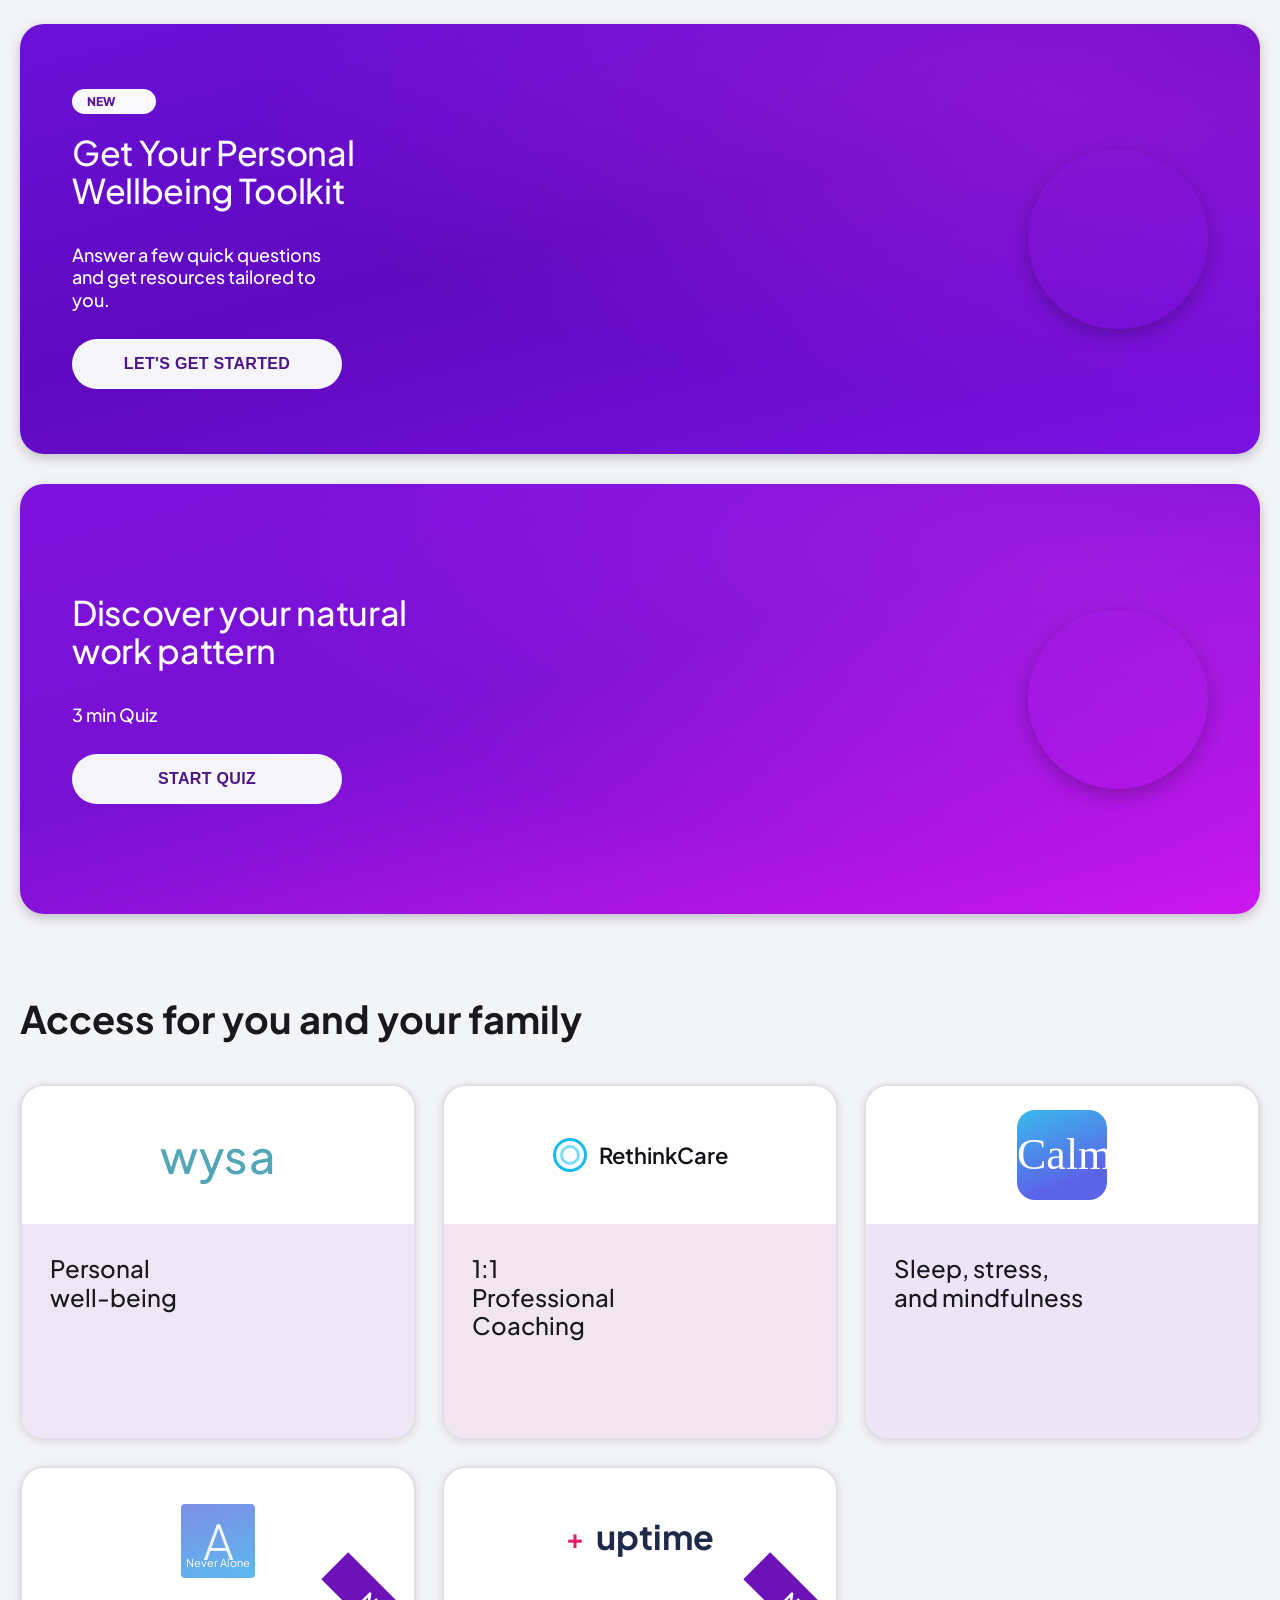
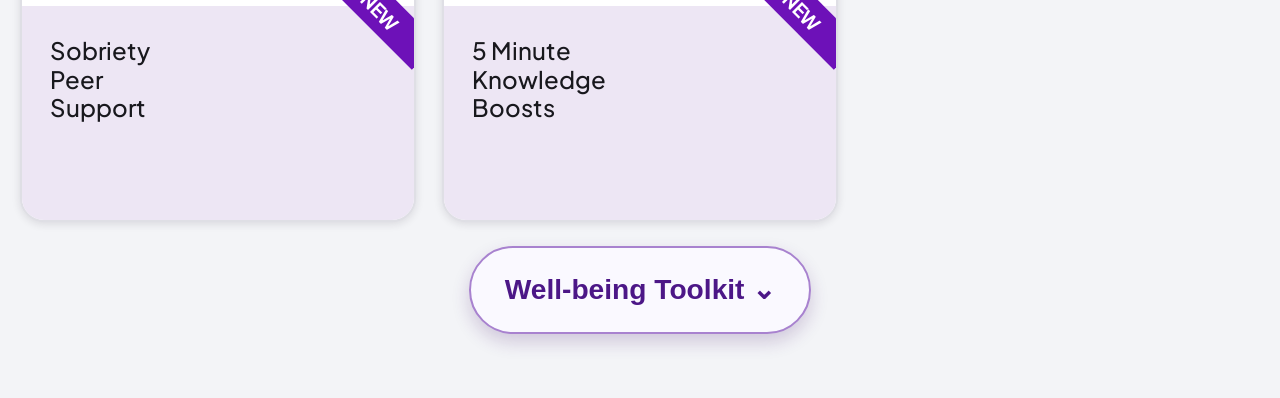
<file: index.html>
﻿<!doctype html>
<html lang="en">
<head>
  <meta charset="UTF-8" />
  <meta name="viewport" content="width=device-width, initial-scale=1.0" />
  <title>Wysa Access Hub</title>
  <link rel="preconnect" href="https://fonts.googleapis.com" />
  <link rel="preconnect" href="https://fonts.gstatic.com" crossorigin />
  <link href="https://fonts.googleapis.com/css2?family=Plus+Jakarta+Sans:wght@400;500;600;700;800&display=swap" rel="stylesheet" />
  <link rel="stylesheet" href="styles.css" />
</head>
<body>
  <main class="page-shell">
    <section class="hero-grid" aria-label="Primary wellbeing actions">
      <article class="hero-card hero-card-left">
        <div class="hero-content">
          <p class="chip">NEW</p>
          <h1>Get Your Personal<br />Wellbeing Toolkit</h1>
          <p class="subtitle">Answer a few quick questions<br />and get resources tailored to<br />you.</p>
          <button class="cta">LET'S GET STARTED</button>
        </div>
        <div class="avatar-wrap" aria-hidden="true">
          <div class="avatar avatar-man"></div>
        </div>
      </article>

      <article class="hero-card hero-card-right">
        <div class="hero-content">
          <h2 id="work-card-title">Discover your natural<br />work pattern</h2>
          <p class="subtitle" id="work-card-subtitle">3 min Quiz</p>
          <p class="work-card-type" id="work-card-type" hidden></p>
          <div id="work-result-panel" class="work-result-panel" hidden></div>
          <div class="work-card-actions">
            <button class="cta" id="work-card-cta" type="button" onclick="window.location.href='quiz.html'">START QUIZ</button>
            <button class="retake-cta" id="work-card-retake" type="button" hidden>RETAKE QUIZ</button>
          </div>
        </div>
        <div class="avatar-wrap" id="work-card-avatar" aria-hidden="true">
          <div class="avatar avatar-quiz"></div>
        </div>
      </article>
    </section>

    <section class="access-section" aria-label="Access resources">
      <h2 class="section-title">Access for you and your family</h2>

      <div class="resource-row">
        <article class="resource-card">
          <header class="brand brand-wysa">
            <span>wysa</span>
          </header>
          <div class="resource-body">
            <h3>Personal<br />well-being</h3>
          </div>
        </article>

        <article class="resource-card">
          <header class="brand brand-rethink">
            <span class="swirl" aria-hidden="true"></span>
            <span>RethinkCare</span>
          </header>
          <div class="resource-body tint-2">
            <h3>1:1<br />Professional<br />Coaching</h3>
          </div>
        </article>

        <article class="resource-card">
          <header class="brand brand-calm">
            <span>Calm</span>
          </header>
          <div class="resource-body tint-3">
            <h3>Sleep, stress,<br />and mindfulness</h3>
          </div>
        </article>

        <article class="resource-card with-ribbon">
          <header class="brand brand-na">
            <span class="badge">A</span>
            <small>Never Alone</small>
          </header>
          <div class="resource-body">
            <h3>Sobriety<br />Peer<br />Support</h3>
          </div>
          <span class="ribbon">NEW</span>
        </article>

        <article class="resource-card with-ribbon">
          <header class="brand brand-uptime">
            <span class="plus">+</span><span>uptime</span>
          </header>
          <div class="resource-body">
            <h3>5 Minute<br />Knowledge<br />Boosts</h3>
          </div>
          <span class="ribbon">NEW</span>
        </article>
      </div>

      <button class="floating-toolkit">Well-being Toolkit <span aria-hidden="true">⌄</span></button>
    </section>
  </main>
  <script src="index.js" defer></script>
</body>
</html>
</file>
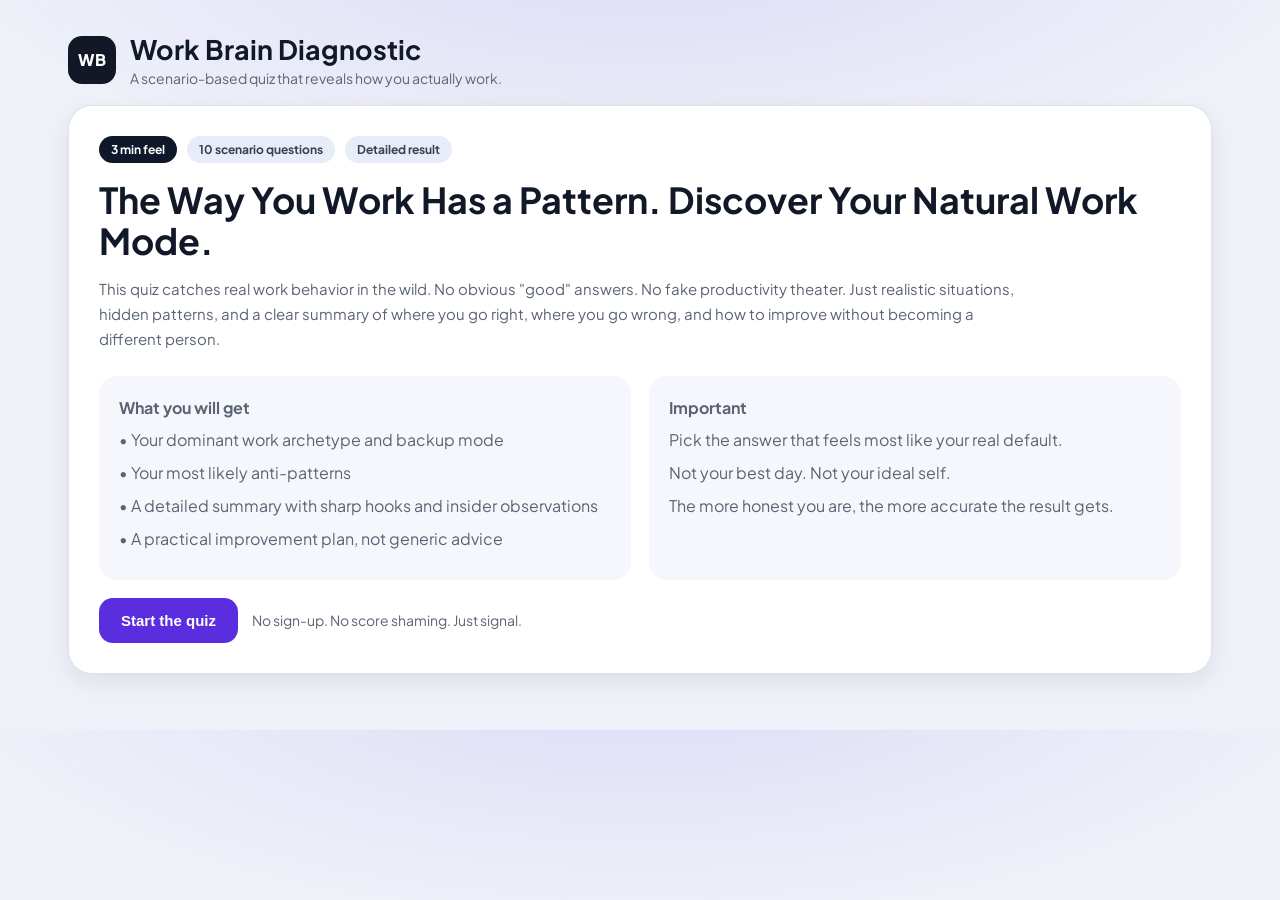
<file: quiz.html>
﻿<!doctype html>
<html lang="en">
<head>
  <meta charset="UTF-8" />
  <meta name="viewport" content="width=device-width, initial-scale=1.0" />
  <title>Work Brain Diagnostic</title>
  <link rel="preconnect" href="https://fonts.googleapis.com" />
  <link rel="preconnect" href="https://fonts.gstatic.com" crossorigin />
  <link href="https://fonts.googleapis.com/css2?family=Plus+Jakarta+Sans:wght@400;500;600;700;800&display=swap" rel="stylesheet" />
  <link rel="stylesheet" href="quiz.css" />
</head>
<body>
  <main class="quiz-shell" id="app" aria-live="polite"></main>
  <script src="quiz.js" defer></script>
</body>
</html>
</file>
<file: styles.css>
:root {
  --page-bg: #f3f4f7;
  --ink: #18181d;
  --hero-text: #ffffff;
  --card-border: #dfdfe5;
  --panel-a: #ede6f4;
  --panel-b: #f0e5f0;
  --panel-c: #ece4f7;
}

* {
  box-sizing: border-box;
}

body {
  margin: 0;
  background: var(--page-bg);
  color: var(--ink);
  font-family: "Plus Jakarta Sans", "Segoe UI", sans-serif;
}

.page-shell {
  max-width: 1500px;
  margin: 24px auto 64px;
  padding: 0 20px;
}

.hero-grid {
  display: grid;
  grid-template-columns: repeat(2, minmax(0, 1fr));
  gap: 30px;
}

.hero-card {
  min-height: 520px;
  border-radius: 24px;
  box-shadow: 0 4px 12px rgba(31, 18, 52, 0.24);
  padding: 42px 52px;
  display: flex;
  justify-content: space-between;
  align-items: center;
  overflow: hidden;
  position: relative;
}

.hero-card::before {
  content: "";
  position: absolute;
  inset: 0;
  background: radial-gradient(130% 140% at 84% 18%, rgba(236, 48, 255, 0.3), transparent 50%);
}

.hero-card-left {
  background: linear-gradient(165deg, #6c11d8 0%, #5e09bf 47%, #7b11e2 100%);
}

.hero-card-right {
  background: linear-gradient(165deg, #7d11dd 0%, #7711d2 44%, #cc17ef 100%);
}

.hero-card-right.has-result {
  align-items: flex-start;
}

.hero-card-right.has-result .hero-content {
  max-width: 100%;
  width: 100%;
}

.hero-card-right.has-result .subtitle {
  margin-top: 16px;
  margin-bottom: 12px;
}

.hero-card-right.has-result .cta {
  min-width: 220px;
}

.hero-card-right.has-result .work-card-type {
  position: absolute;
  top: 2px;
  right: 0;
  margin: 0;
}

.work-card-actions {
  display: flex;
  align-items: center;
}

.hero-card-right.has-result .work-card-actions {
  width: 100%;
  justify-content: space-between;
  gap: 20px;
}

.retake-cta {
  border: 1px solid rgba(255, 255, 255, 0.5);
  border-radius: 999px;
  min-width: 210px;
  padding: 15px 24px;
  background: rgba(255, 255, 255, 0.12);
  color: #f2f6ff;
  font-size: clamp(14px, 0.95vw, 18px);
  font-weight: 700;
  letter-spacing: 0.03em;
  cursor: pointer;
}

.retake-cta:hover {
  background: rgba(255, 255, 255, 0.2);
}

.hero-content {
  position: relative;
  z-index: 1;
  color: var(--hero-text);
  max-width: 500px;
}

.work-result-panel {
  margin: 8px 0 22px;
  border: 1px solid rgba(199, 216, 255, 0.32);
  border-radius: 22px;
  background: rgba(31, 51, 112, 0.28);
  padding: 16px;
}

.result-panel-head {
  margin: 0 0 10px;
  font-size: 12px;
  font-weight: 700;
  letter-spacing: 0.08em;
  color: rgba(234, 241, 255, 0.9);
  text-transform: uppercase;
}

.result-panel-grid {
  display: grid;
  grid-template-columns: 1fr;
  gap: 10px;
  align-items: center;
}

.result-score-list {
  display: grid;
  gap: 10px;
}

.result-score-row {
  display: inline-flex;
  align-items: center;
  width: fit-content;
  gap: 16px;
  color: #edf3ff;
  font-size: clamp(17px, 1vw, 24px);
}

.result-score-label {
  display: inline-flex;
  align-items: center;
  gap: 8px;
}

.result-score-value {
  min-width: 20px;
  text-align: left;
}

.result-score-label i {
  width: 10px;
  height: 10px;
  border-radius: 50%;
  display: inline-block;
}


.chip {
  margin: 0 0 20px;
  width: fit-content;
  min-width: 84px;
  border-radius: 999px;
  padding: 5px 15px;
  background: #f8f8fd;
  color: #57159b;
  font-size: clamp(12px, 0.75vw, 15px);
  font-weight: 800;
}

.hero-content h1,
.hero-content h2 {
  margin: 0;
  line-height: 1.12;
  font-size: clamp(34px, 2.45vw, 58px);
  font-weight: 500;
  letter-spacing: -0.01em;
}

.subtitle {
  margin: 34px 0 28px;
  line-height: 1.24;
  font-size: clamp(18px, 1.15vw, 28px);
  font-weight: 500;
}

.work-card-type {
  margin: -12px 0 16px;
  width: fit-content;
  padding: 8px 14px;
  border-radius: 999px;
  background: rgba(243, 245, 255, 0.2);
  border: 1px solid rgba(233, 239, 255, 0.38);
  color: #eff4ff;
  font-size: clamp(13px, 0.85vw, 17px);
  font-weight: 700;
  letter-spacing: 0.01em;
}

.cta {
  border: 0;
  border-radius: 999px;
  background: #f5f5fa;
  color: #4b1588;
  padding: 16px 30px;
  min-width: 270px;
  font-size: clamp(16px, 0.95vw, 22px);
  font-weight: 800;
  letter-spacing: 0.02em;
  cursor: pointer;
}

.avatar-wrap {
  position: relative;
  z-index: 1;
  flex-shrink: 0;
}

.avatar {
  width: clamp(180px, 11.2vw, 260px);
  aspect-ratio: 1;
  border-radius: 50%;
  background-size: cover;
  background-position: center;
  box-shadow: 0 7px 18px rgba(20, 7, 37, 0.28);
}

.avatar-man {
  background-image: url("https://images.unsplash.com/photo-1519085360753-af0119f7cbe7?auto=format&fit=crop&w=640&q=80");
}

.avatar-woman {
  background-image: url("https://images.unsplash.com/photo-1487412720507-e7ab37603c6f?auto=format&fit=crop&w=640&q=80");
}

.avatar-quiz {
  background-image: url("https://images.unsplash.com/photo-1521737604893-d14cc237f11d?auto=format&fit=crop&w=640&q=80");
}

.access-section {
  margin-top: 84px;
  position: relative;
}

.section-title {
  margin: 0 0 44px;
  font-size: clamp(38px, 2.45vw, 62px);
  font-weight: 700;
  line-height: 1.1;
}

.resource-row {
  display: grid;
  grid-template-columns: repeat(5, minmax(0, 1fr));
  gap: 26px;
}

.resource-card {
  min-height: 355px;
  background: #ffffff;
  border: 2px solid var(--card-border);
  border-radius: 24px;
  overflow: hidden;
  box-shadow: 0 2px 8px rgba(29, 23, 44, 0.12);
  position: relative;
}

.brand {
  min-height: 138px;
  display: flex;
  align-items: center;
  justify-content: center;
  gap: 12px;
  background: #fff;
  padding: 18px;
}

.brand-wysa {
  color: #53a6b7;
  font-size: clamp(46px, 2.65vw, 60px);
  font-weight: 500;
  letter-spacing: 0.02em;
}

.brand-rethink {
  color: #0f1117;
  font-size: clamp(22px, 1.3vw, 30px);
  font-weight: 600;
}

.swirl {
  width: 34px;
  height: 34px;
  border-radius: 50%;
  border: 3px solid #17bbef;
  box-shadow: inset 0 0 0 4px #fff, inset 0 0 0 7px #7fdcf9;
}

.brand-calm {
  color: #ffffff;
}

.brand-calm span {
  display: inline-grid;
  place-items: center;
  width: 90px;
  height: 90px;
  border-radius: 18px;
  background: linear-gradient(160deg, #3ab9eb 0%, #5b64e9 74%);
  font-family: "Brush Script MT", "Segoe Script", cursive;
  font-size: 44px;
}

.brand-na {
  flex-direction: column;
  gap: 6px;
}

.badge {
  width: 74px;
  height: 74px;
  border-radius: 4px;
  background: linear-gradient(165deg, #7d8fe5, #5cb8ef);
  color: #f2f8ff;
  display: inline-grid;
  place-items: center;
  font-size: 48px;
  line-height: 1;
  font-weight: 300;
}

.brand-na small {
  font-size: 11px;
  color: #ffffff;
  margin-top: -28px;
}

.brand-uptime {
  color: #1f2a4a;
  font-size: clamp(34px, 2vw, 50px);
  font-weight: 700;
}

.plus {
  color: #e31f6d;
  font-size: 0.8em;
}

.resource-body {
  min-height: 214px;
  background: var(--panel-a);
  padding: 30px 28px;
  display: flex;
  align-items: flex-start;
}

.tint-2 {
  background: var(--panel-b);
}

.tint-3 {
  background: var(--panel-c);
}

.resource-body h3 {
  margin: 0;
  font-size: clamp(24px, 1.35vw, 35px);
  line-height: 1.2;
  font-weight: 500;
}

.ribbon {
  position: absolute;
  right: -30px;
  top: 124px;
  transform: rotate(45deg);
  background: #6d11b8;
  color: #ffffff;
  font-size: 19px;
  font-weight: 700;
  padding: 7px 42px;
}

.floating-toolkit {
  position: absolute;
  left: 50%;
  top: 196px;
  transform: translateX(-50%);
  border: 2px solid #a882cf;
  border-radius: 999px;
  background: #faf9ff;
  color: #4c1787;
  min-width: 420px;
  min-height: 104px;
  padding: 8px 34px;
  font-size: clamp(24px, 1.45vw, 34px);
  font-weight: 700;
  box-shadow: 0 8px 18px rgba(70, 27, 108, 0.2);
}

@media (max-width: 1280px) {
  .hero-grid {
    grid-template-columns: 1fr;
  }

  .hero-card {
    min-height: 430px;
  }

  .result-panel-grid {
    grid-template-columns: 1fr;
  }

  .resource-row {
    grid-template-columns: repeat(3, minmax(0, 1fr));
  }

  .floating-toolkit {
    position: static;
    transform: none;
    margin: 24px auto 0;
    min-width: 320px;
    min-height: 88px;
    display: block;
    font-size: clamp(24px, 2.2vw, 34px);
  }
}

@media (max-width: 900px) {
  .page-shell {
    margin-top: 14px;
    padding: 0 14px;
  }

  .hero-card {
    padding: 28px 22px;
    min-height: 360px;
    flex-direction: column;
    justify-content: flex-start;
    align-items: flex-start;
    gap: 16px;
  }

  .subtitle {
    margin: 24px 0 24px;
  }

  .work-result-panel {
    padding: 12px;
  }

  .avatar {
    width: 150px;
  }

  .cta {
    min-width: 220px;
    padding: 14px 20px;
  }

  .hero-card-right.has-result .work-card-actions {
    flex-direction: column;
    align-items: flex-start;
  }

  .hero-card-right.has-result .work-card-type {
    position: static;
    margin: 0 0 12px;
  }

  .access-section {
    margin-top: 58px;
  }

  .resource-row {
    grid-template-columns: 1fr;
    gap: 18px;
  }
}
</file>
<file: quiz.css>
﻿:root {
  --bg: #eef1f8;
  --card: #ffffff;
  --ink: #111827;
  --muted: #5b6474;
  --line: #dde2ec;
  --primary: #5a2dde;
  --primary-ink: #ffffff;
  --soft: #f5f7fc;
  --good: #16a34a;
  --warn: #f59e0b;
}

* {
  box-sizing: border-box;
}

body {
  margin: 0;
  font-family: "Plus Jakarta Sans", "Segoe UI", sans-serif;
  background: radial-gradient(90% 60% at 50% -10%, rgba(111, 76, 247, 0.14), transparent 60%), var(--bg);
  color: var(--ink);
}

.quiz-shell {
  max-width: 1180px;
  margin: 32px auto 56px;
  padding: 0 18px;
}

.topbar {
  display: flex;
  align-items: center;
  gap: 14px;
  margin-bottom: 18px;
}

.logo-box {
  width: 48px;
  height: 48px;
  border-radius: 14px;
  background: #131826;
  color: #fff;
  display: grid;
  place-items: center;
  font-weight: 800;
}

.topbar h1 {
  margin: 0;
  font-size: clamp(24px, 2.1vw, 36px);
}

.topbar p {
  margin: 3px 0 0;
  color: var(--muted);
  font-size: clamp(14px, 1vw, 17px);
}

.panel {
  background: var(--card);
  border: 1px solid var(--line);
  border-radius: 24px;
  box-shadow: 0 8px 22px rgba(17, 24, 39, 0.08);
}

.panel-pad {
  padding: 30px;
}

.badge-row {
  display: flex;
  gap: 10px;
  flex-wrap: wrap;
  margin-bottom: 16px;
}

.badge {
  border-radius: 999px;
  padding: 6px 12px;
  font-size: 12px;
  font-weight: 700;
  background: #e8ecf8;
  color: #344155;
}

.badge.dark {
  background: #0f172a;
  color: #fff;
}

.hero-title {
  margin: 0;
  line-height: 1.15;
  font-size: clamp(30px, 2.8vw, 52px);
}

.hero-desc {
  margin: 16px 0 0;
  max-width: 920px;
  color: var(--muted);
  line-height: 1.65;
  font-size: clamp(15px, 1.1vw, 19px);
}

.two-col {
  display: grid;
  grid-template-columns: 1fr 1fr;
  gap: 18px;
  margin-top: 24px;
}

.info-card {
  border-radius: 18px;
  padding: 20px;
  background: var(--soft);
}

.info-title {
  margin: 0 0 10px;
  font-size: 16px;
  font-weight: 700;
}

.info-card p {
  margin: 0 0 8px;
  color: var(--muted);
  line-height: 1.55;
}

.actions {
  margin-top: 18px;
  display: flex;
  align-items: center;
  gap: 14px;
  flex-wrap: wrap;
}

.btn {
  border: 0;
  border-radius: 14px;
  padding: 14px 22px;
  font-size: 15px;
  font-weight: 700;
  cursor: pointer;
}

.btn.primary {
  background: var(--primary);
  color: var(--primary-ink);
}

.btn.secondary {
  background: #fff;
  border: 1px solid var(--line);
  color: #243042;
}

.inline-note {
  color: var(--muted);
  font-size: 14px;
}

.share-copy {
  margin: 0;
  color: #1f2a3a;
  font-weight: 600;
}

.score-share {
  margin-top: 12px;
  padding-top: 12px;
  border-top: 1px dashed #dde5f2;
}

.score-share .actions {
  margin-top: 10px;
}

.btn.glow {
  box-shadow: 0 0 0 rgba(90, 45, 222, 0.4);
  animation: breatheGlow 2.4s ease-in-out infinite;
}

@keyframes breatheGlow {
  0% {
    transform: scale(1);
    box-shadow: 0 0 0 0 rgba(90, 45, 222, 0.45);
  }
  50% {
    transform: scale(1.03);
    box-shadow: 0 0 0 12px rgba(90, 45, 222, 0);
  }
  100% {
    transform: scale(1);
    box-shadow: 0 0 0 0 rgba(90, 45, 222, 0);
  }
}

.progress-wrap {
  margin-bottom: 14px;
}

.progress-meta {
  display: flex;
  justify-content: space-between;
  color: var(--muted);
  font-size: 14px;
  margin-bottom: 8px;
}

.progress-track {
  height: 8px;
  background: #e9edf5;
  border-radius: 999px;
  overflow: hidden;
}

.progress-fill {
  height: 100%;
  background: linear-gradient(90deg, #5b2fde, #7f54ff);
}

.category {
  margin: 0;
  color: #44526b;
  font-weight: 700;
  font-size: 13px;
  letter-spacing: 0.02em;
  text-transform: uppercase;
}

.question {
  margin: 10px 0 8px;
  line-height: 1.22;
  font-size: clamp(26px, 2.15vw, 42px);
}

.options {
  display: grid;
  grid-template-columns: 1fr 1fr;
  gap: 14px;
  margin-top: 22px;
}

.option {
  border: 1px solid var(--line);
  border-radius: 18px;
  padding: 16px;
  background: #fff;
  text-align: left;
  cursor: pointer;
}

.option:hover {
  border-color: #bec8da;
  box-shadow: 0 8px 18px rgba(15, 23, 42, 0.06);
}

.option-id {
  width: 34px;
  height: 34px;
  border-radius: 11px;
  background: #eff3f9;
  display: grid;
  place-items: center;
  font-weight: 700;
  margin-bottom: 12px;
}

.option p {
  margin: 0;
  color: #374151;
  line-height: 1.55;
}

.result-head {
  margin-bottom: 20px;
}

.result-top {
  display: flex;
  justify-content: space-between;
  align-items: flex-start;
  gap: 16px;
}

.result-head h2 {
  margin: 8px 0 0;
  line-height: 1.15;
  font-size: clamp(30px, 2.65vw, 48px);
}

.accent {
  color: #4b2ec8;
}

.result-grid {
  display: grid;
  grid-template-columns: 1.15fr 0.85fr;
  gap: 18px;
}

.block {
  border-radius: 18px;
  padding: 18px;
}

.block.soft {
  background: #f7f9fd;
}

.block.white {
  background: #fff;
  border: 1px solid var(--line);
}

.block h3 {
  margin: 0 0 8px;
  font-size: 14px;
  text-transform: uppercase;
  letter-spacing: 0.05em;
  color: #4b5563;
}

.block p {
  margin: 0 0 10px;
  color: #364152;
  line-height: 1.62;
}

.metric {
  margin: 0 0 12px;
}

.metric-line {
  display: flex;
  justify-content: space-between;
  margin-bottom: 6px;
  font-size: 13px;
}

.metric-track {
  height: 7px;
  border-radius: 999px;
  background: #e8edf6;
  overflow: hidden;
}

.metric-fill {
  height: 100%;
  background: linear-gradient(90deg, #5630d5, #7c56f0);
}

.pie-layout {
  display: grid;
  grid-template-columns: 190px 1fr;
  gap: 16px;
  align-items: center;
}

.pie-chart {
  width: 190px;
  height: 190px;
  border-radius: 50%;
  position: relative;
  border: 1px solid #d8e0ee;
}

.pie-center {
  position: absolute;
  inset: 22%;
  background: #fff;
  border-radius: 50%;
  display: grid;
  place-items: center;
  text-align: center;
  border: 1px solid #e1e7f3;
}

.pie-center strong {
  display: block;
  font-size: 24px;
  line-height: 1.1;
}

.pie-center span {
  display: block;
  font-size: 12px;
  color: #667085;
}

.pie-legend {
  display: grid;
  gap: 8px;
}

.legend-row {
  display: flex;
  justify-content: space-between;
  align-items: center;
  font-size: 14px;
  color: #273245;
}

.legend-label {
  display: inline-flex;
  align-items: center;
  gap: 8px;
}

.legend-label i {
  width: 10px;
  height: 10px;
  border-radius: 50%;
  display: inline-block;
}

.split {
  margin-top: 18px;
  display: grid;
  grid-template-columns: 1fr 1fr;
  gap: 18px;
}

.warn-box {
  border-radius: 14px;
  padding: 14px;
  background: #fff6e5;
  border: 1px solid #fde4b4;
  margin-bottom: 12px;
}

.warn-box h4 {
  margin: 0;
  font-size: 16px;
}

.warn-box p {
  margin: 8px 0 0;
}

.warn-fix {
  margin-top: 8px;
  font-size: 13px;
  color: #8a5c00;
  font-weight: 700;
}

.plan-grid {
  margin-top: 18px;
  display: grid;
  grid-template-columns: 1fr 1fr;
  gap: 14px;
}

.plan-item {
  border-radius: 16px;
  border: 1px solid var(--line);
  background: #f8fbff;
  padding: 14px;
}

.plan-item .num {
  width: 30px;
  height: 30px;
  border-radius: 10px;
  background: #111827;
  color: #fff;
  display: grid;
  place-items: center;
  font-size: 13px;
  margin-bottom: 8px;
}

.share {
  margin-top: 18px;
}

.bottom-home-wrap {
  margin-top: 16px;
  display: flex;
  justify-content: flex-end;
}

.analyzing-screen {
  min-height: 380px;
  display: grid;
  place-items: center;
  text-align: center;
}

.analyzing-screen h2 {
  margin: 10px 0 8px;
  font-size: clamp(28px, 2.2vw, 40px);
}

.analyzing-screen p {
  margin: 0;
  max-width: 760px;
  color: var(--muted);
  line-height: 1.7;
}

.pulse-ring {
  width: 88px;
  height: 88px;
  border-radius: 50%;
  border: 2px solid #6942ea;
  position: relative;
  margin-bottom: 10px;
}

.pulse-ring::before,
.pulse-ring::after {
  content: "";
  position: absolute;
  inset: -10px;
  border: 2px solid #6942ea;
  border-radius: 50%;
  opacity: 0;
  animation: pulse 1.8s linear infinite;
}

.pulse-ring::after {
  animation-delay: 0.9s;
}

@keyframes pulse {
  0% {
    transform: scale(0.72);
    opacity: 0.8;
  }
  100% {
    transform: scale(1.35);
    opacity: 0;
  }
}

.analyzing-bar {
  width: min(540px, 92%);
  height: 8px;
  border-radius: 999px;
  background: #e5eaf4;
  overflow: hidden;
  margin: 18px 0 10px;
}

.analyzing-bar span {
  display: block;
  height: 100%;
  width: 100%;
  background: linear-gradient(90deg, #5a2dde, #9d78ff);
  transform-origin: left;
  animation: fillBar 5s linear 1 forwards;
}

@keyframes fillBar {
  from {
    transform: scaleX(0);
  }
  to {
    transform: scaleX(1);
  }
}

.analyzing-screen small {
  color: #6b7280;
}

.share-modal-overlay {
  position: fixed;
  inset: 0;
  background: rgba(15, 23, 42, 0.48);
  display: grid;
  place-items: center;
  z-index: 9999;
  padding: 14px;
}

.share-modal {
  width: min(760px, 100%);
  background: #f4f4f5;
  border-radius: 18px;
  border: 1px solid #dce3ef;
  box-shadow: 0 24px 48px rgba(15, 23, 42, 0.24);
  padding: 22px 26px 34px;
  position: relative;
  text-align: center;
}

.share-modal h3 {
  margin: 2px 0 26px;
  font-size: 34px;
  font-weight: 700;
  color: #1f2937;
}

.share-modal p {
  margin: 0 auto 24px;
  color: #1f2937;
  max-width: 600px;
  font-size: 22px;
  line-height: 1.35;
  font-weight: 600;
}

.share-modal textarea {
  width: min(580px, 100%);
  min-height: 126px;
  border-radius: 999px;
  border: 1px dashed #a5aab4;
  background: #f8f8f9;
  padding: 24px 28px;
  font: inherit;
  line-height: 1.5;
  color: #6a7380;
  resize: none;
  display: block;
  margin: 0 auto;
}

.share-modal-actions {
  margin-top: 22px;
  display: flex;
  justify-content: center;
}

.share-copy-btn {
  min-width: 300px;
  border-radius: 999px;
  background: #c96500;
  color: #ffffff;
  font-size: 34px;
  font-size: clamp(18px, 1.25vw, 34px);
  padding: 14px 34px;
}

.share-close-btn {
  position: absolute;
  right: 18px;
  top: 16px;
  width: 68px;
  height: 68px;
  border-radius: 50%;
  border: 0;
  background: #e8e8ea;
  color: #111827;
  font-size: 46px;
  line-height: 1;
  cursor: pointer;
}

@media (max-width: 760px) {
  .share-modal h3 {
    font-size: 28px;
    margin-bottom: 18px;
  }

  .share-modal p {
    font-size: 18px;
  }

  .share-close-btn {
    width: 52px;
    height: 52px;
    font-size: 34px;
  }
}

@media (max-width: 980px) {
  .two-col,
  .options,
  .result-grid,
  .split,
  .plan-grid {
    grid-template-columns: 1fr;
  }

  .result-top {
    flex-direction: column;
    align-items: flex-start;
  }

  .bottom-home-wrap {
    justify-content: flex-start;
  }

  .pie-layout {
    grid-template-columns: 1fr;
    justify-items: center;
  }

  .panel-pad {
    padding: 20px;
  }

  .quiz-shell {
    margin-top: 18px;
    padding: 0 12px;
  }
}
</file>
